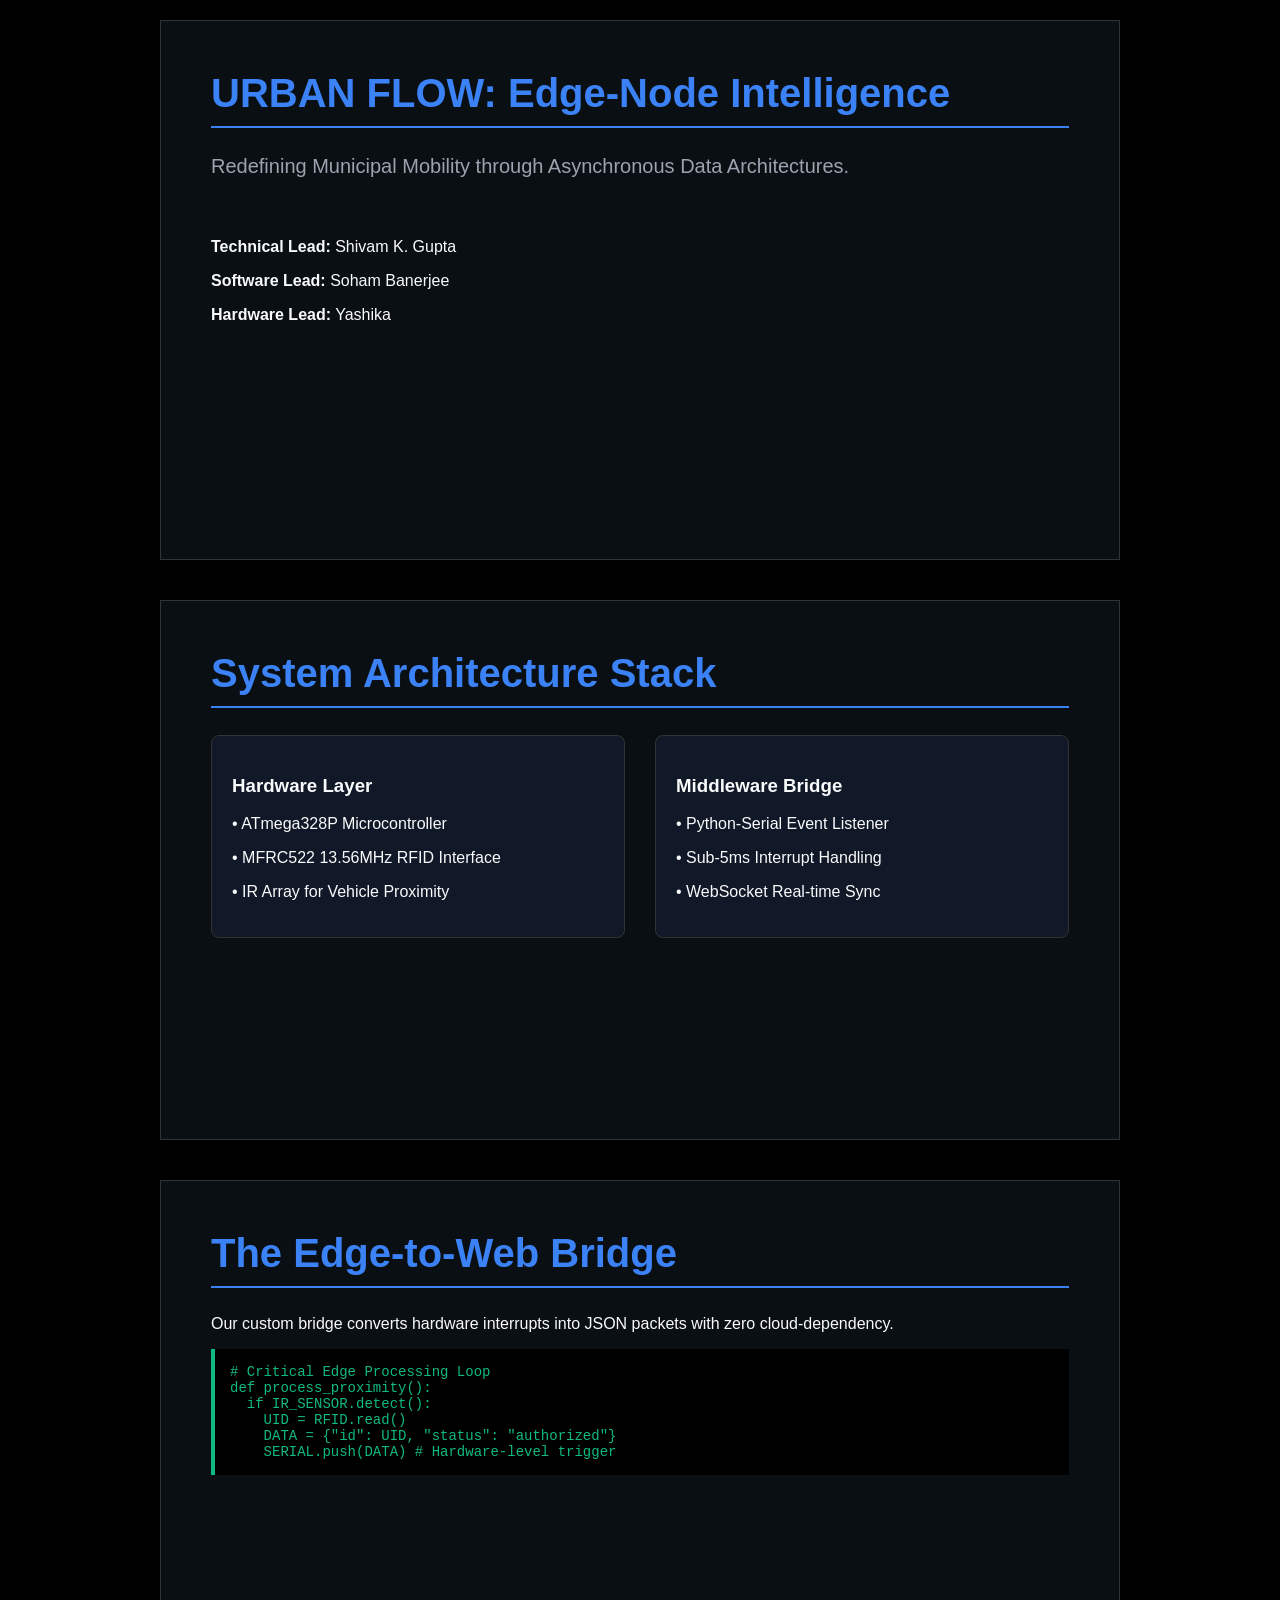
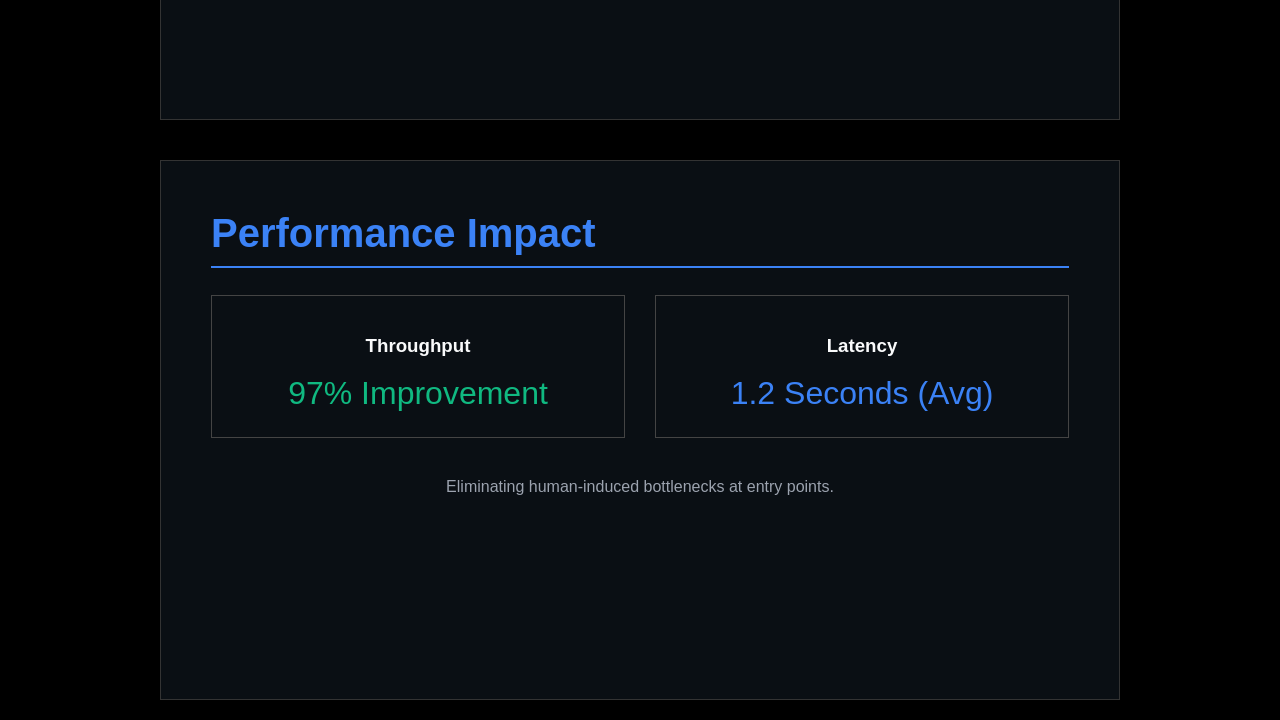
<file: index.html>
<!DOCTYPE html>
<html lang="en">
<head>
    <meta charset="UTF-8">
    <title>Urban Flow - Hackathon Pitch</title>
    <style>
        /* CSS STYLES */
        body { margin: 0; background: #000; font-family: 'Segoe UI', sans-serif; display: flex; flex-direction: column; align-items: center; }
        .slide { 
            width: 960px; height: 540px; background: #0A0F14; color: #F9FAFB; 
            padding: 50px; margin: 20px; position: relative; border: 1px solid #333;
            box-sizing: border-box; overflow: hidden; page-break-after: always;
        }
        h1 { color: #3B82F6; font-size: 40px; margin-top: 0; border-bottom: 2px solid #3B82F6; padding-bottom: 10px; }
        .grid { display: grid; grid-template-columns: 1fr 1fr; gap: 30px; margin-top: 20px; }
        .box { border: 1px solid #333; padding: 20px; background: #111827; border-radius: 8px; }
        .code { font-family: 'Courier New', monospace; background: #000; padding: 15px; color: #10B981; font-size: 14px; border-left: 4px solid #10B981; }
        .metric-box { text-align: center; padding: 20px; border: 1px solid #444; }
    </style>
</head>
<body>

    <div class="slide">
        <h1>URBAN FLOW: Edge-Node Intelligence</h1>
        <p style="font-size: 20px; color: #9CA3AF;">Redefining Municipal Mobility through Asynchronous Data Architectures.</p>
        <div style="margin-top: 60px;">
            <p><strong>Technical Lead:</strong> Shivam K. Gupta</p>
            <p><strong>Software Lead:</strong> Soham Banerjee</p>
            <p><strong>Hardware Lead:</strong> Yashika</p>
        </div>
    </div>

    <div class="slide">
        <h1>System Architecture Stack</h1>
        <div class="grid">
            <div class="box">
                <h3>Hardware Layer</h3>
                <p>• ATmega328P Microcontroller</p>
                <p>• MFRC522 13.56MHz RFID Interface</p>
                <p>• IR Array for Vehicle Proximity</p>
            </div>
            <div class="box">
                <h3>Middleware Bridge</h3>
                <p>• Python-Serial Event Listener</p>
                <p>• Sub-5ms Interrupt Handling</p>
                <p>• WebSocket Real-time Sync</p>
            </div>
        </div>
    </div>

    <div class="slide">
        <h1>The Edge-to-Web Bridge</h1>
        <p>Our custom bridge converts hardware interrupts into JSON packets with zero cloud-dependency.</p>
        <div class="code">
            # Critical Edge Processing Loop<br>
            def process_proximity():<br>
            &nbsp;&nbsp;if IR_SENSOR.detect():<br>
            &nbsp;&nbsp;&nbsp;&nbsp;UID = RFID.read()<br>
            &nbsp;&nbsp;&nbsp;&nbsp;DATA = {"id": UID, "status": "authorized"}<br>
            &nbsp;&nbsp;&nbsp;&nbsp;SERIAL.push(DATA) # Hardware-level trigger
        </div>
    </div>

    <div class="slide">
        <h1>Performance Impact</h1>
        <div class="grid">
            <div class="metric-box">
                <h3>Throughput</h3>
                <p style="font-size: 32px; color: #10B981; margin: 5px;">97% Improvement</p>
            </div>
            <div class="metric-box">
                <h3>Latency</h3>
                <p style="font-size: 32px; color: #3B82F6; margin: 5px;">1.2 Seconds (Avg)</p>
            </div>
        </div>
        <p style="margin-top: 40px; text-align: center; color: #9CA3AF;">Eliminating human-induced bottlenecks at entry points.</p>
    </div>

</body>
</html>
</file>
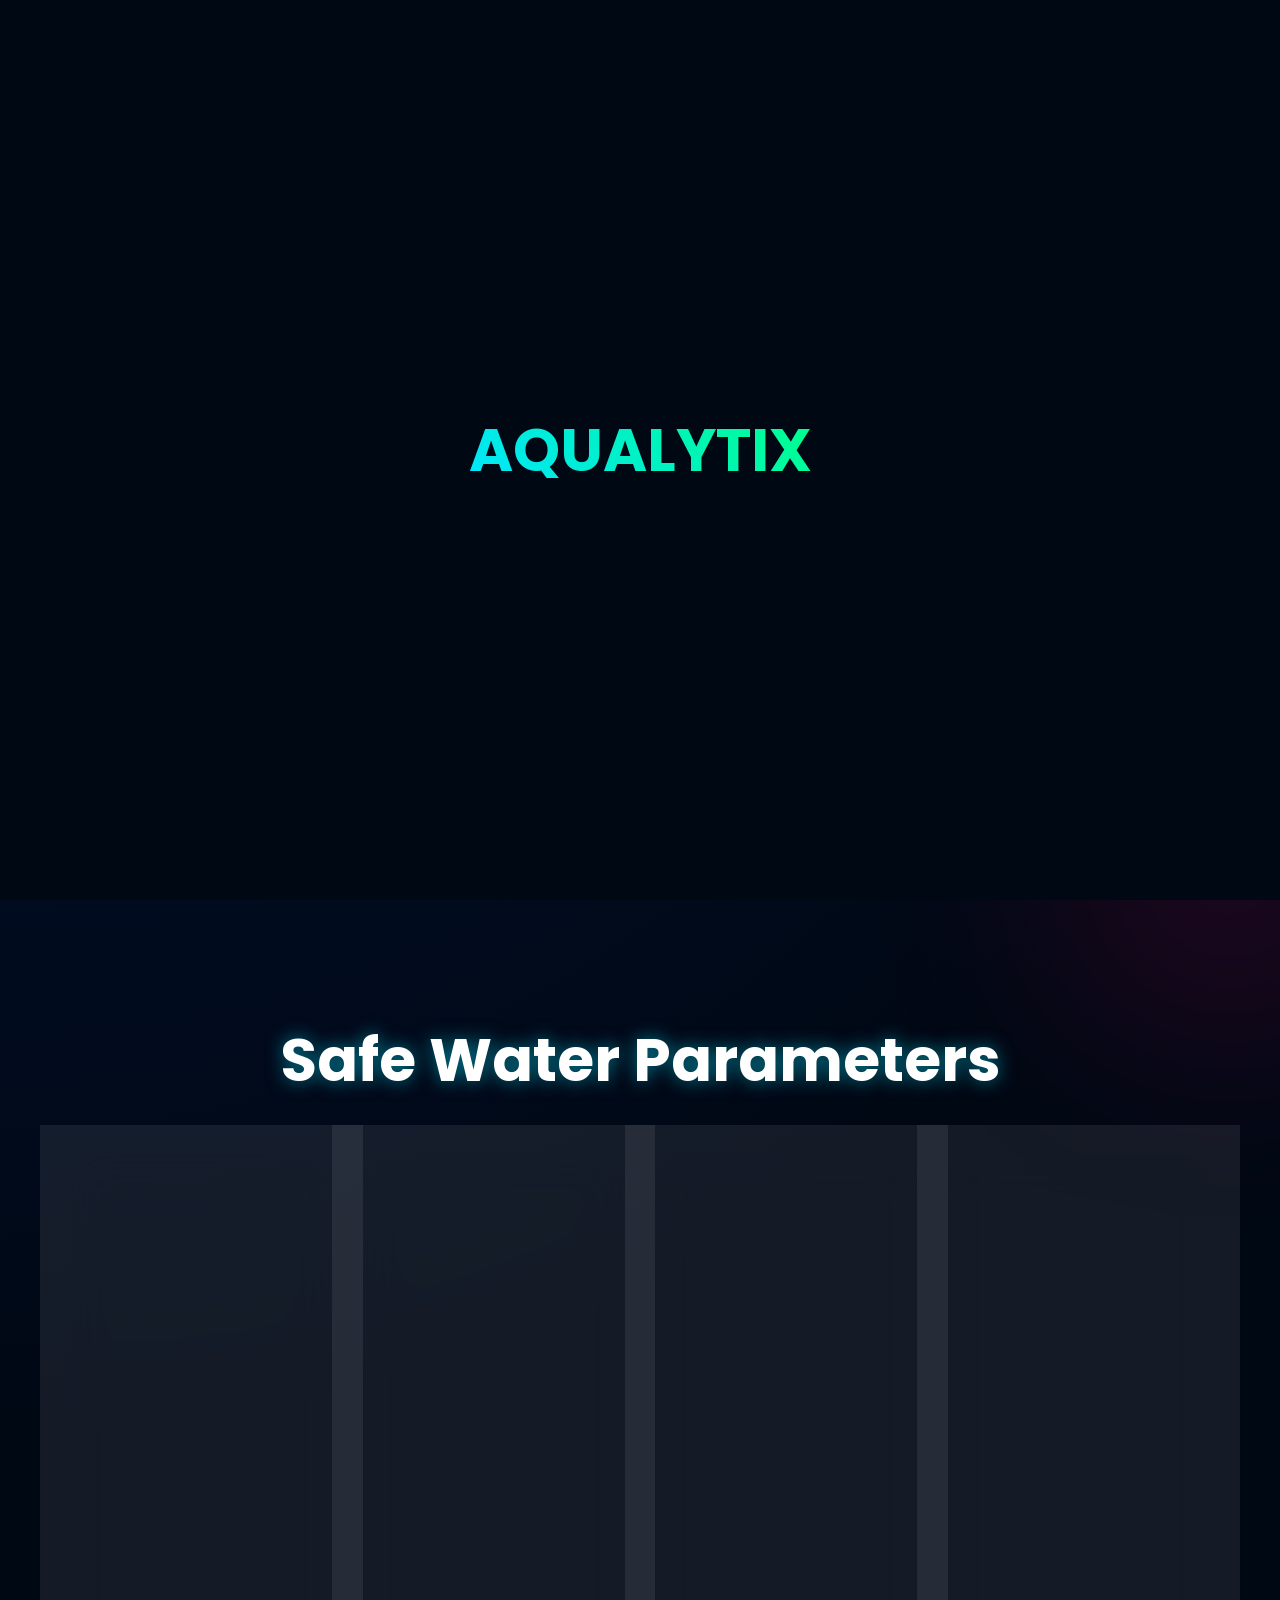
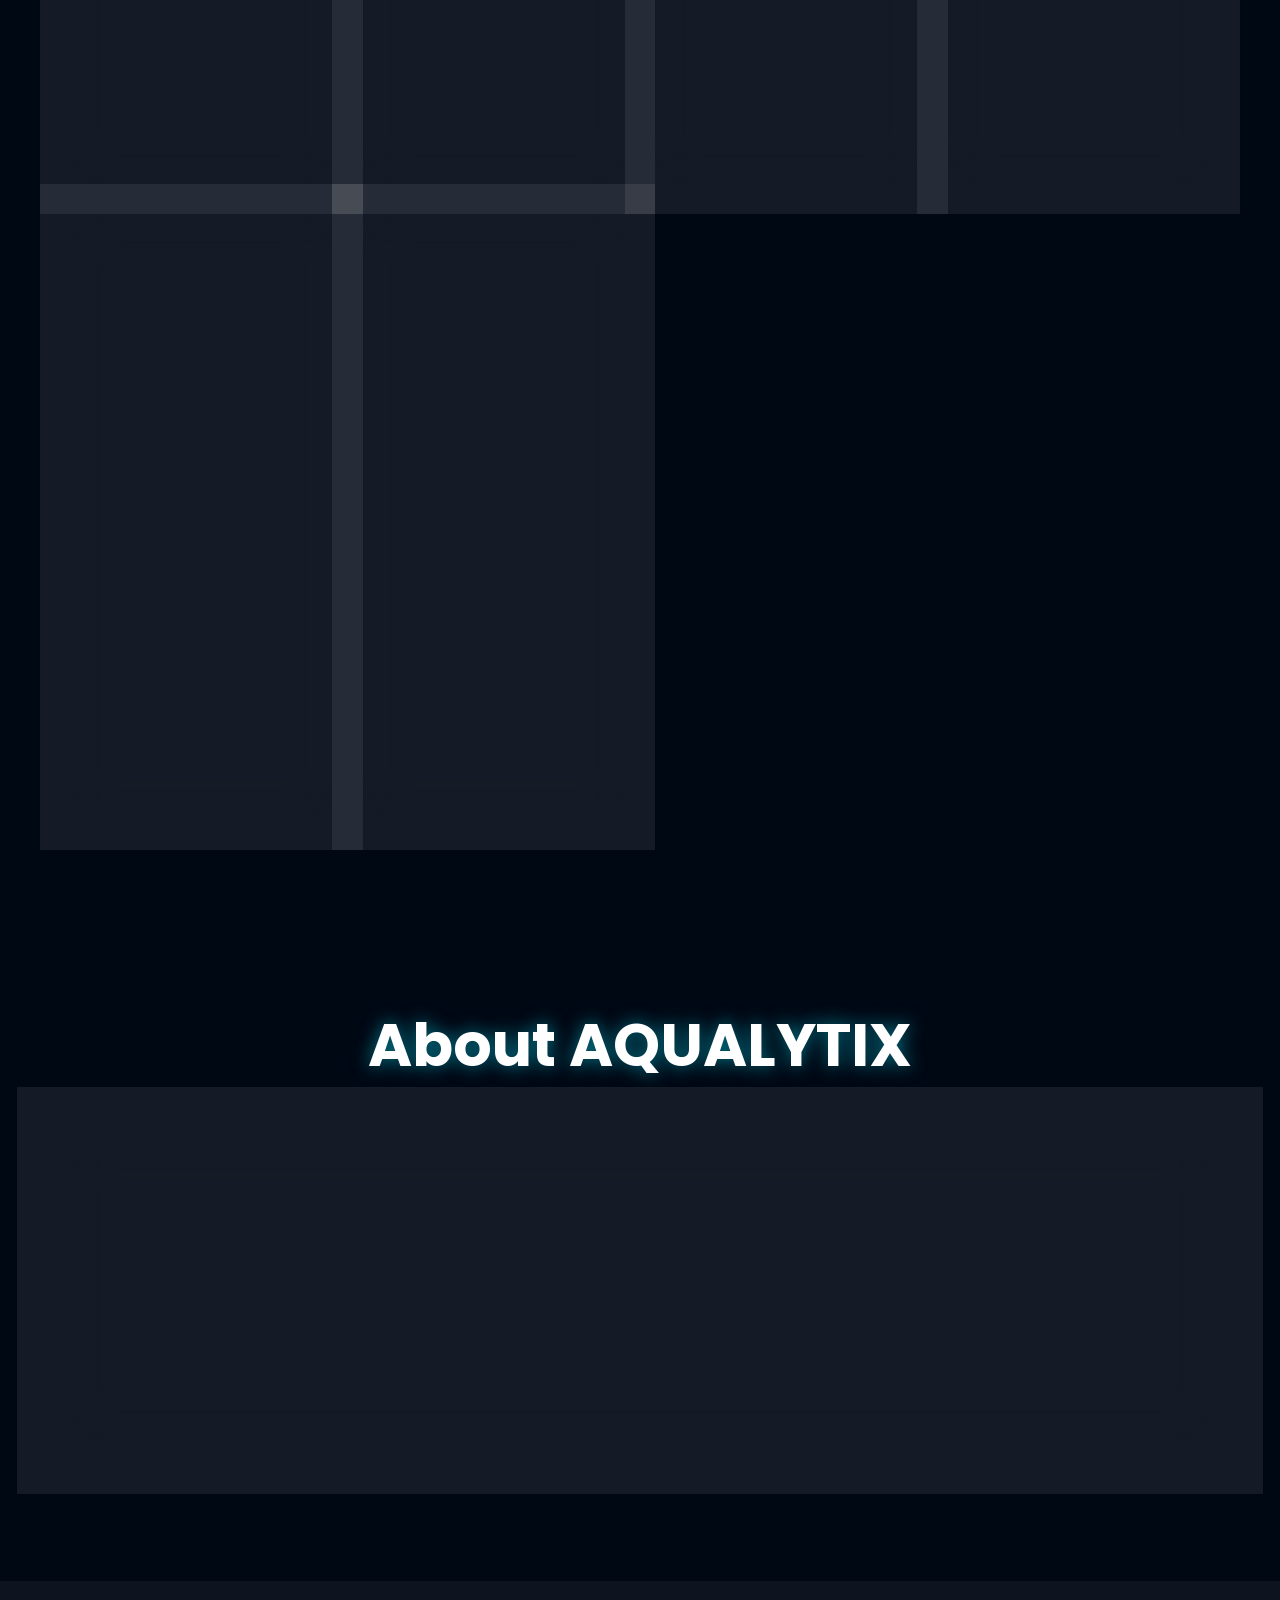
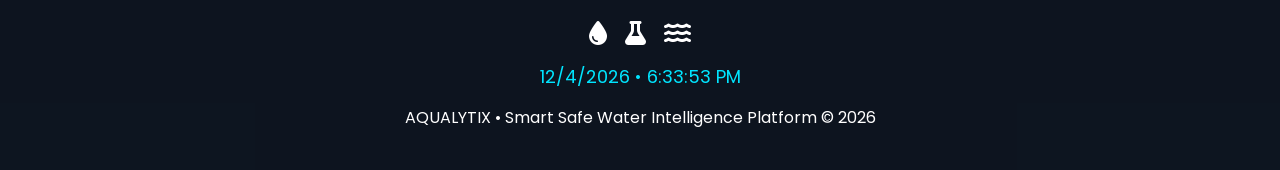
<file: water system.html>
Save this as index.html
<!DOCTYPE html>
<html lang="en">
<head>

<meta charset="UTF-8">
<meta name="viewport" content="width=device-width, initial-scale=1.0">

<title>AQUALYTIX • Safe Water Intelligence</title>

<link rel="stylesheet" href="https://cdnjs.cloudflare.com/ajax/libs/font-awesome/6.5.1/css/all.min.css">

<link href="https://fonts.googleapis.com/css2?family=Poppins:wght@300;400;500;600;700;800&display=swap" rel="stylesheet">

<style>

*{
margin:0;
padding:0;
box-sizing:border-box;
font-family:'Poppins',sans-serif;
}

html{
scroll-behavior:smooth;
}

body{
background:
radial-gradient(circle at top left,#001233,#000814 40%),
radial-gradient(circle at bottom right,#003566,#000814 60%);

color:white;
overflow-x:hidden;
}

.loader{
position:fixed;
inset:0;
background:#000814;
display:flex;
justify-content:center;
align-items:center;
z-index:9999;
transition:1s;
}

.loader h1{
font-size:60px;
background:linear-gradient(45deg,#00e5ff,#00ff88);
-webkit-background-clip:text;
-webkit-text-fill-color:transparent;
animation:pulse 1.5s infinite;
}

@keyframes pulse{
0%{transform:scale(1);}
50%{transform:scale(1.08);}
100%{transform:scale(1);}
}

.hero-subtitle{
font-size:24px;
margin-bottom:20px;
color:#00e5ff;
min-height:40px;
}

/* BACKGROUND GLOWS */

.glow1,
.glow2,
.glow3{
position:fixed;
border-radius:50%;
filter:blur(120px);
z-index:-2;
}

.glow1{
width:350px;
height:350px;
background:#00e5ff;
top:-100px;
left:-100px;
opacity:0.25;
}

.glow2{
width:300px;
height:300px;
background:#ff006e;
bottom:-120px;
right:-100px;
opacity:0.18;
}

.glow3{
width:250px;
height:250px;
background:#00ff88;
top:40%;
left:45%;
opacity:0.15;
}

/* FLOATING PARTICLES */

.particle{
position:fixed;
width:7px;
height:7px;
background:#00e5ff;
border-radius:50%;
z-index:-1;
opacity:0.5;
animation:floatParticle linear infinite;
}

@keyframes floatParticle{
from{
transform:translateY(100vh);
opacity:0;
}

to{
transform:translateY(-100vh);
opacity:1;
}
}

/* NAVBAR */

nav{
position:fixed;
top:0;
width:100%;
padding:22px 60px;
display:flex;
justify-content:space-between;
align-items:center;
background:rgba(255,255,255,0.06);
backdrop-filter:blur(20px);
border-bottom:1px solid rgba(255,255,255,0.1);
z-index:1000;
}

.logo{
text-shadow:0 0 18px rgba(0,229,255,0.6);
font-size:36px;
font-weight:800;
background:linear-gradient(45deg,#00e5ff,#00ff88);
-webkit-background-clip:text;
-webkit-text-fill-color:transparent;
}

nav ul{
display:flex;
gap:35px;
list-style:none;
}

nav ul li a{
text-decoration:none;
color:white;
font-weight:500;
transition:0.3s;
}

nav ul li a:hover{
color:#00e5ff;
}

/* HERO */

.hero{
min-height:100vh;
display:flex;
justify-content:center;
align-items:center;
text-align:center;
padding:140px 40px 80px;
position:relative;
}

.hero-content{
max-width:1100px;
}

.hero h1{
font-size:95px;
line-height:110px;
font-weight:800;
margin-bottom:25px;
animation:pop 1s ease;
}

.gradient{
background:linear-gradient(45deg,#00e5ff,#00ff88,#00c6ff);
-webkit-background-clip:text;
-webkit-text-fill-color:transparent;
}

.hero p{
font-size:22px;
line-height:38px;
opacity:0.85;
max-width:900px;
margin:auto;
margin-bottom:40px;
}

.hero-btn{
padding:20px 42px;
border:none;
border-radius:18px;
font-size:18px;
font-weight:600;
background:linear-gradient(45deg,#00c6ff,#0072ff);
color:white;
cursor:pointer;
transition:0.4s;
box-shadow:0 0 25px rgba(0,198,255,0.5);
}

.hero-btn:hover{
letter-spacing:1px;
transform:translateY(-6px) scale(1.04);
box-shadow:0 0 45px rgba(0,198,255,0.9);
}

@keyframes pop{
0%{
transform:scale(0.8);
opacity:0;
}
100%{
transform:scale(1);
opacity:1;
}
}

/* SECTION */

.section{
padding:90px 70px;
}

.section-title{
font-size:60px;
margin-bottom:50px;
text-align:center;
text-shadow:0 0 18px rgba(0,229,255,0.5);
}

/* CARDS */

.cards{
display:grid;
grid-template-columns:repeat(auto-fit,minmax(260px,1fr));
gap:30px;
}

.card{
background:rgba(255,255,255,0.08);
padding:38px;
border-radius:32px;
backdrop-filter:blur(22px);
border:1px solid rgba(255,255,255,0.1);
transition:0.5s;
box-shadow:0 0 20px rgba(0,229,255,0.08);
position:relative;
overflow:hidden;
}

.card::before{
content:'';
position:absolute;
width:220px;
height:220px;
background:rgba(255,255,255,0.05);
border-radius:50%;
top:-120px;
right:-90px;
}

.card:hover{
background:rgba(255,255,255,0.12);
transform:translateY(-12px) scale(1.03);
box-shadow:
0 0 20px #00e5ff,
0 0 40px rgba(0,229,255,0.4);
}

.card h2{
font-size:28px;
margin-bottom:22px;
}

.safe-value{
text-shadow:0 0 15px rgba(0,229,255,0.4);
font-size:55px;
font-weight:800;
margin-bottom:16px;
background:linear-gradient(45deg,#00e5ff,#00ff88);
-webkit-background-clip:text;
-webkit-text-fill-color:transparent;
}

.card p{
line-height:30px;
opacity:0.85;
font-size:17px;
}

/* INFO SECTION */

.info-box{
background:rgba(255,255,255,0.08);
padding:50px;
border-radius:35px;
backdrop-filter:blur(22px);
border:1px solid rgba(255,255,255,0.1);
box-shadow:0 0 35px rgba(0,229,255,0.15);
}

.info-box h2{
font-size:40px;
margin-bottom:25px;
}

.info-box p{
font-size:19px;
line-height:38px;
opacity:0.9;
}

/* FOOTER */

footer{
padding:40px;
text-align:center;
background:rgba(255,255,255,0.05);
margin-top:50px;
font-size:16px;
}

/* MOBILE */

@media(max-width:950px){

.hero h1{
font-size:55px;
line-height:70px;
}

.hero p{
font-size:18px;
line-height:32px;
}

.section-title{
font-size:42px;
}

nav ul{
display:none;
}

.section{
padding:70px 25px;
}

nav{
padding:20px 25px;
}

}

</style>

</head>

<body>

<div class="loader" id="loader">
<h1>AQUALYTIX</h1>
</div>

<!-- GLOWS -->

<div class="glow1"></div>
<div class="glow2"></div>
<div class="glow3"></div>

<!-- PARTICLES -->

<div class="particle" style="left:10%;animation-duration:12s;"></div>
<div class="particle" style="left:20%;animation-duration:18s;"></div>
<div class="particle" style="left:40%;animation-duration:15s;"></div>
<div class="particle" style="left:60%;animation-duration:20s;"></div>
<div class="particle" style="left:80%;animation-duration:14s;"></div>

<!-- NAVBAR -->

<nav>

<div class="logo">
AQUALYTIX
</div>

<ul>
<li><a href="#home">Home</a></li>
<li><a href="#safe">Safe Values</a></li>
<li><a href="#about">About</a></li>
</ul>

</nav>

<!-- HERO -->

<section class="hero" id="home">

<div class="hero-content">

<div class="hero-subtitle" id="typingText"></div>

<h1>
Future of
<span class="gradient">
Safe Water
</span>
Intelligence
</h1>

<p>
AQUALYTIX is a futuristic smart water awareness platform that helps people understand safe water quality parameters including safe pH value, safe TDS level, safe temperature, safe turbidity and healthy humidity conditions.
</p>

<button class="hero-btn" onclick="scrollToSection()">
Explore Safe Values
</button>

</div>

</section>

<!-- SAFE VALUES -->

<section class="section" id="safe">

<h1 class="section-title">
Safe Water Parameters
</h1>

<div class="cards">

<div class="card">

<h2><i class="fa-solid fa-flask"></i> Safe pH Value</h2>

<div class="safe-value">
6.5 - 8.5
</div>

<p style="margin-top:10px;color:#00ff88;font-weight:600;">
Safe Range
</p>

<p>
Water with pH between 6.5 and 8.5 is considered safe for drinking according to standard guidelines.
</p>

</div>

<div class="card">

<h2><i class="fa-solid fa-droplet"></i> Safe TDS Level</h2>

<div class="safe-value">
50 - 300 ppm
</div>

<p style="margin-top:10px;color:#00ff88;font-weight:600;">
Ideal Drinking Range
</p>

<p>
TDS below 300 ppm is considered excellent for drinking water quality and taste.
</p>

</div>

<div class="card">

<h2><i class="fa-solid fa-temperature-half"></i> Safe Temperature</h2>

<div class="safe-value">
20°C - 30°C
</div>

<p style="margin-top:10px;color:#00ff88;font-weight:600;">
Normal Water Temperature
</p>

<p>
Normal water temperature range for regular environmental conditions and monitoring.
</p>

</div>

<div class="card">

<h2><i class="fa-solid fa-water"></i> Safe Turbidity</h2>

<div class="safe-value">
0 - 5 NTU
</div>

<p style="margin-top:10px;color:#00ff88;font-weight:600;">
Clear Water Range
</p>

<p>
Low turbidity means cleaner and clearer water with fewer suspended particles.
</p>

</div>

<div class="card">

<h2><i class="fa-solid fa-cloud"></i> Safe Humidity</h2>

<div class="safe-value">
40% - 60%
</div>

<p style="margin-top:10px;color:#00ff88;font-weight:600;">
Healthy Humidity Range
</p>

<p>
Normal environmental humidity range for healthy indoor atmospheric conditions.
</p>

</div>

<div class="card">

<h2>Water Safety</h2>

<div class="safe-value">
Healthy
</div>

<p>
Balanced water parameters help maintain safe, healthy and sustainable water usage.
</p>

</div>

</div>

</section>

<!-- ABOUT -->

<section class="section" id="about">

<h1 class="section-title">
About AQUALYTIX
</h1>

<div class="info-box">

<h2>
Smart Water Awareness Platform
</h2>

<p>
AQUALYTIX is designed to spread awareness about safe water quality standards using futuristic UI design, smart visualization and modern web technologies. The platform demonstrates ideal ranges for important water parameters including pH value, TDS level, turbidity, temperature and humidity.

</p>

</div>

</section>

<!-- FOOTER -->

<footer>

<div style="margin-bottom:18px;display:flex;justify-content:center;gap:18px;font-size:24px;">
<i class="fa-solid fa-droplet"></i>
<i class="fa-solid fa-flask"></i>
<i class="fa-solid fa-water"></i>
</div>

<div id="clock" style="margin-bottom:15px;font-size:18px;color:#00e5ff;"></div>

AQUALYTIX • Smart Safe Water Intelligence Platform © 2026

</footer>

<script>

window.addEventListener('load',()=>{
setTimeout(()=>{
document.getElementById('loader').style.opacity='0';
document.getElementById('loader').style.pointerEvents='none';
},1500);
});

const text='Advanced Smart Safe Water Platform';
let index=0;

function typeEffect(){
if(index < text.length){
document.getElementById('typingText').innerHTML += text.charAt(index);
index++;
setTimeout(typeEffect,60);
}
}

typeEffect();

function updateClock(){
const now=new Date();
document.getElementById('clock').innerHTML=
now.toLocaleDateString()+' • '+now.toLocaleTimeString();
}

setInterval(updateClock,1000);
updateClock();

function scrollToSection(){

document.getElementById('safe').scrollIntoView({
behavior:'smooth'
});

}

</script>

</body>
</html>
</file>
